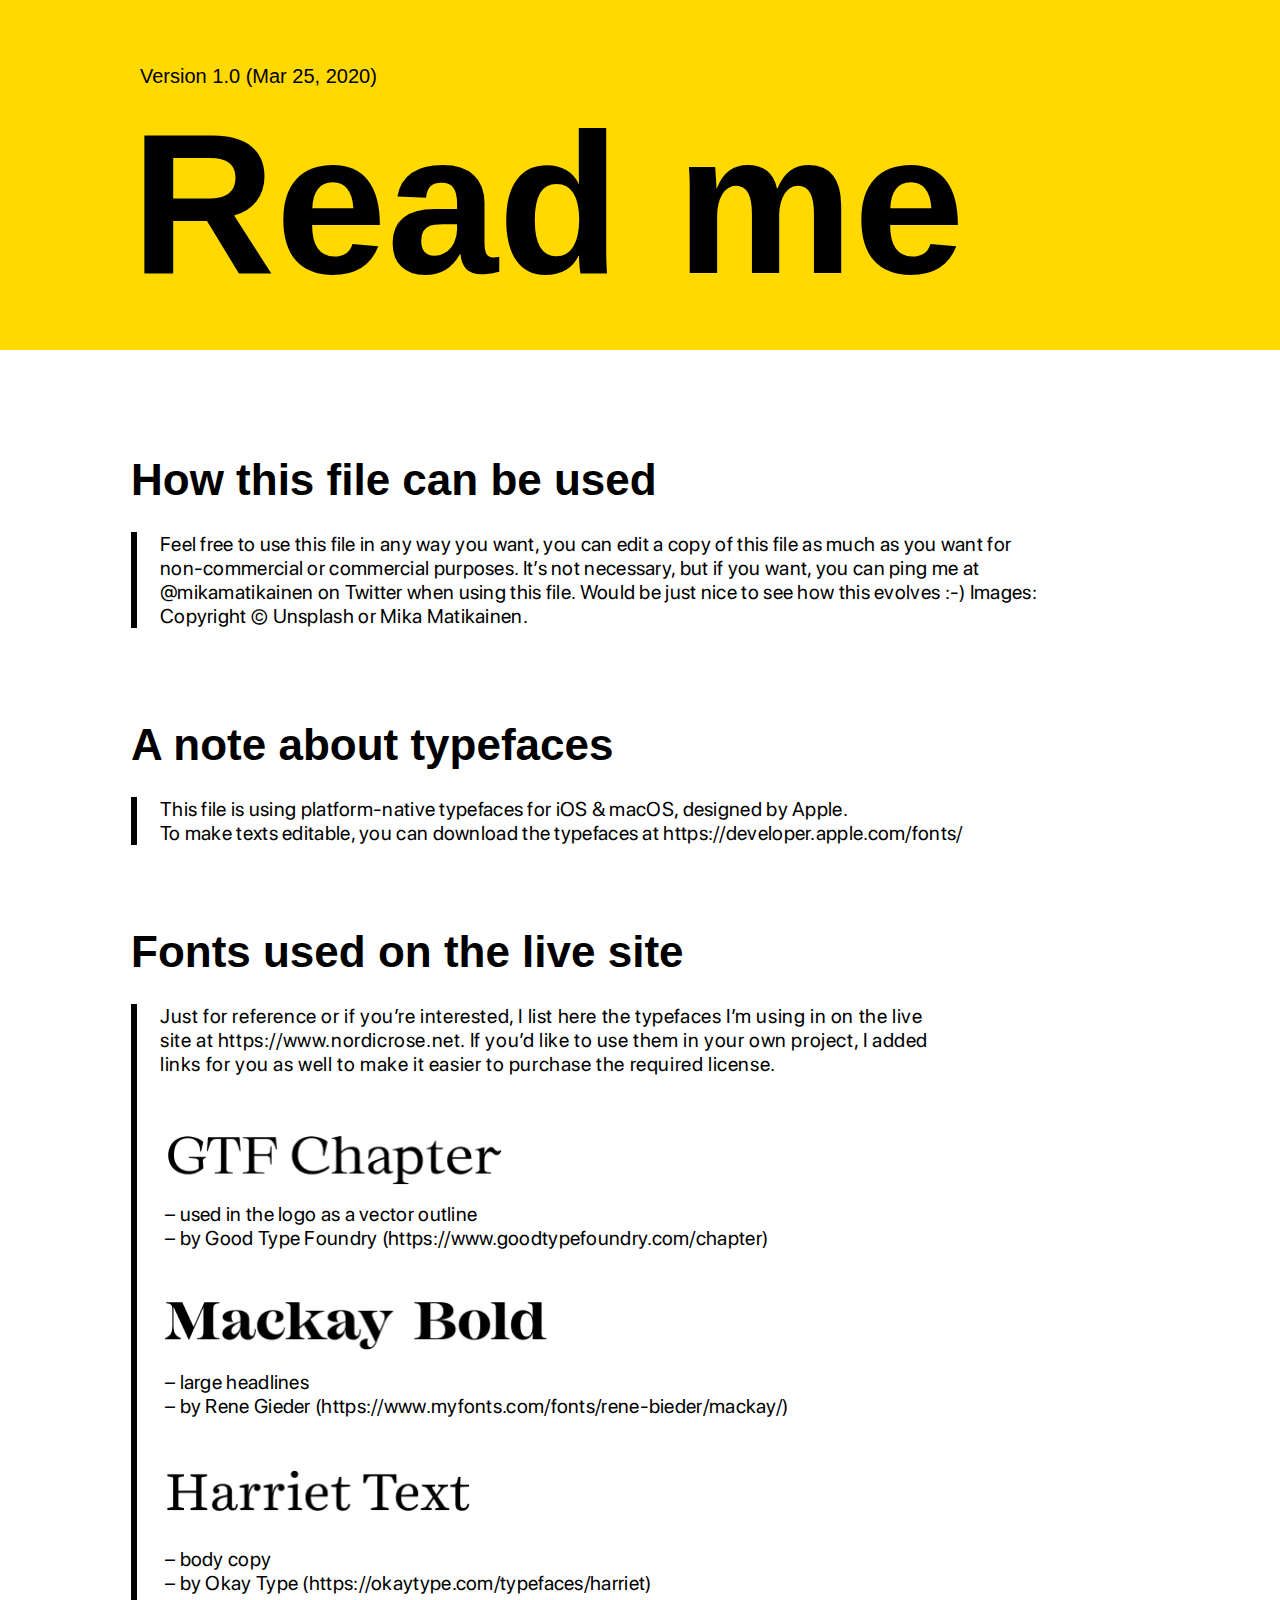
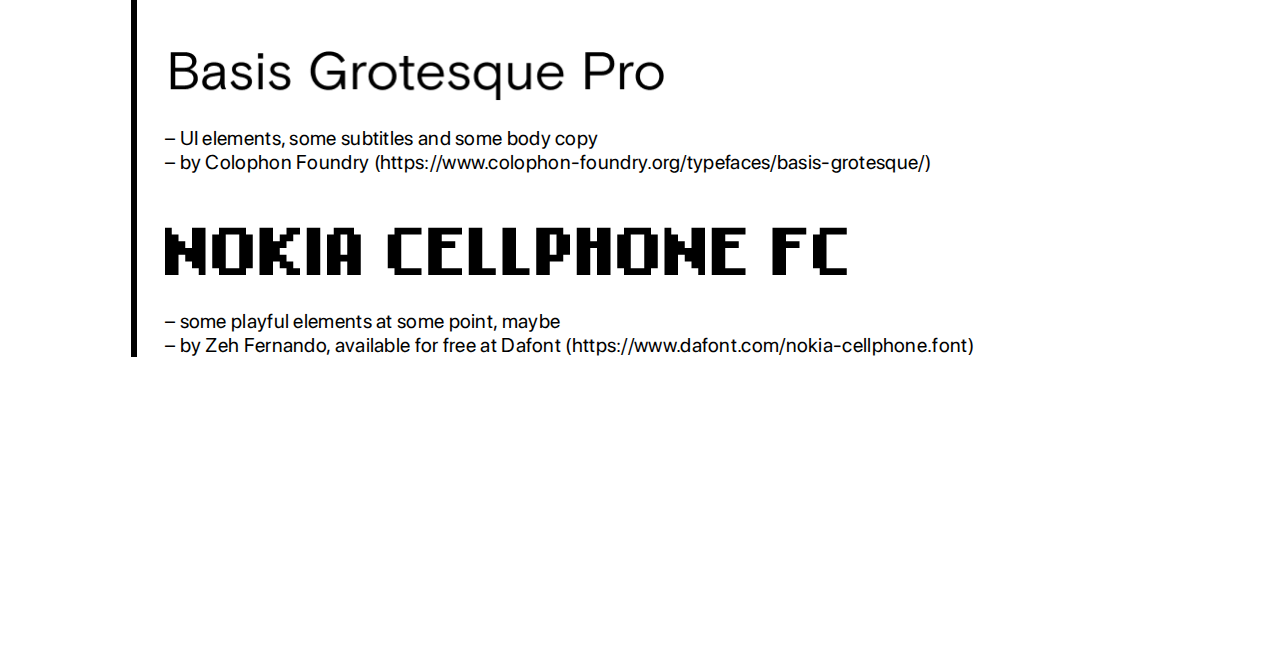
<file: index.html>
<!DOCTYPE html>
<html lang="en">
<head>
    <meta charset="UTF-8">
    <meta name="viewport" content="width=device-width, initial-scale=1.0">
    <link rel="stylesheet" href="./style.css">
    <link href="https://fonts.cdnfonts.com/css/sf-mono" rel="stylesheet">
    <link href="https://fonts.cdnfonts.com/css/new-york-extra-large" rel="stylesheet">
    <link href="https://fonts.cdnfonts.com/css/sf-pro-display" rel="stylesheet">
                         
    <title>Read me</title>
</head>
<body>
    <header>
        <div class="header-container">
            <span class="version-header">Version 1.0 (Mar 25, 2020)</span>
            <h1 class="main-header">Read me</h1>
        </div>
    </header>
    <main>
        <div class="container">
            <div class="container-1">
                <h2 class="title">How this file can be used</h2>
                <p class="content">
                    Feel free to use this file in any way you want, you can edit a copy of this file as much as you want for non-commercial or commercial purposes. It’s not necessary, but if you want, you can ping me at @mikamatikainen on Twitter when using this file. Would be just nice to see how this evolves :-)
                    Images: Copyright © Unsplash or Mika Matikainen.
                </p>
            </div>
            <div class="container-2">
                <h2 class="title">A note about typefaces</h2>
                <p class="content">This file is using platform-native typefaces for iOS & macOS, designed by Apple. <br> To make texts editable, you can download the typefaces at https://developer.apple.com/fonts/</p>
            </div>
            <div class="container-3">
                <h2 class="title">Fonts used on the live site</h2>
                <div class="content">
                    <p class="text-1">
                        Just for reference or if you’re interested, I list here the typefaces I’m using in on the live site at https://www.nordicrose.net. 
                        If you’d like to use them in your own project, I added links for you as well to make it easier to purchase the required license.
                    </p>
                    <img src="./assets/GTF Chapter.png" class="image-1" alt="">
                    <p class="text-image-1">
                        – used in the logo as a vector outline
                        <br>
                        – by Good Type Foundry (https://www.goodtypefoundry.com/chapter)
                    </p>
                    <img src="./assets/Mackay Bold.png" class="image-2" alt="">
                    <p class="text-image-2">
                        – large headlines 
                        <br> 
                        – by Rene Gieder (https://www.myfonts.com/fonts/rene-bieder/mackay/)
                    </p>

                    <img src="./assets/Harriet Text.png" class="image-3" alt="">
                    <p class="text-image-3">
                        – body copy 
                        <br> 
                        – by Okay Type (https://okaytype.com/typefaces/harriet)
                    </p>

                    <img src="./assets/Basis Grotesque Pro.png" class="image-4" alt="">
                    <p class="text-image-4">
                        – UI elements, some subtitles and some body copy 
                        <br>
                        – by Colophon Foundry (https://www.colophon-foundry.org/typefaces/basis-grotesque/)
                    </p>
                    <img src="./assets/Nokia Cellphone FC.png" class="image-5" alt="">
                    <p class="text-image-5">
                        – some playful elements at some point, maybe 
                        <br> 
                        – by Zeh Fernando, available for free at Dafont (https://www.dafont.com/nokia-cellphone.font)
                    </p>
                </div>
            </div>
        </div>
    </main>
</body>
</html>
</file>
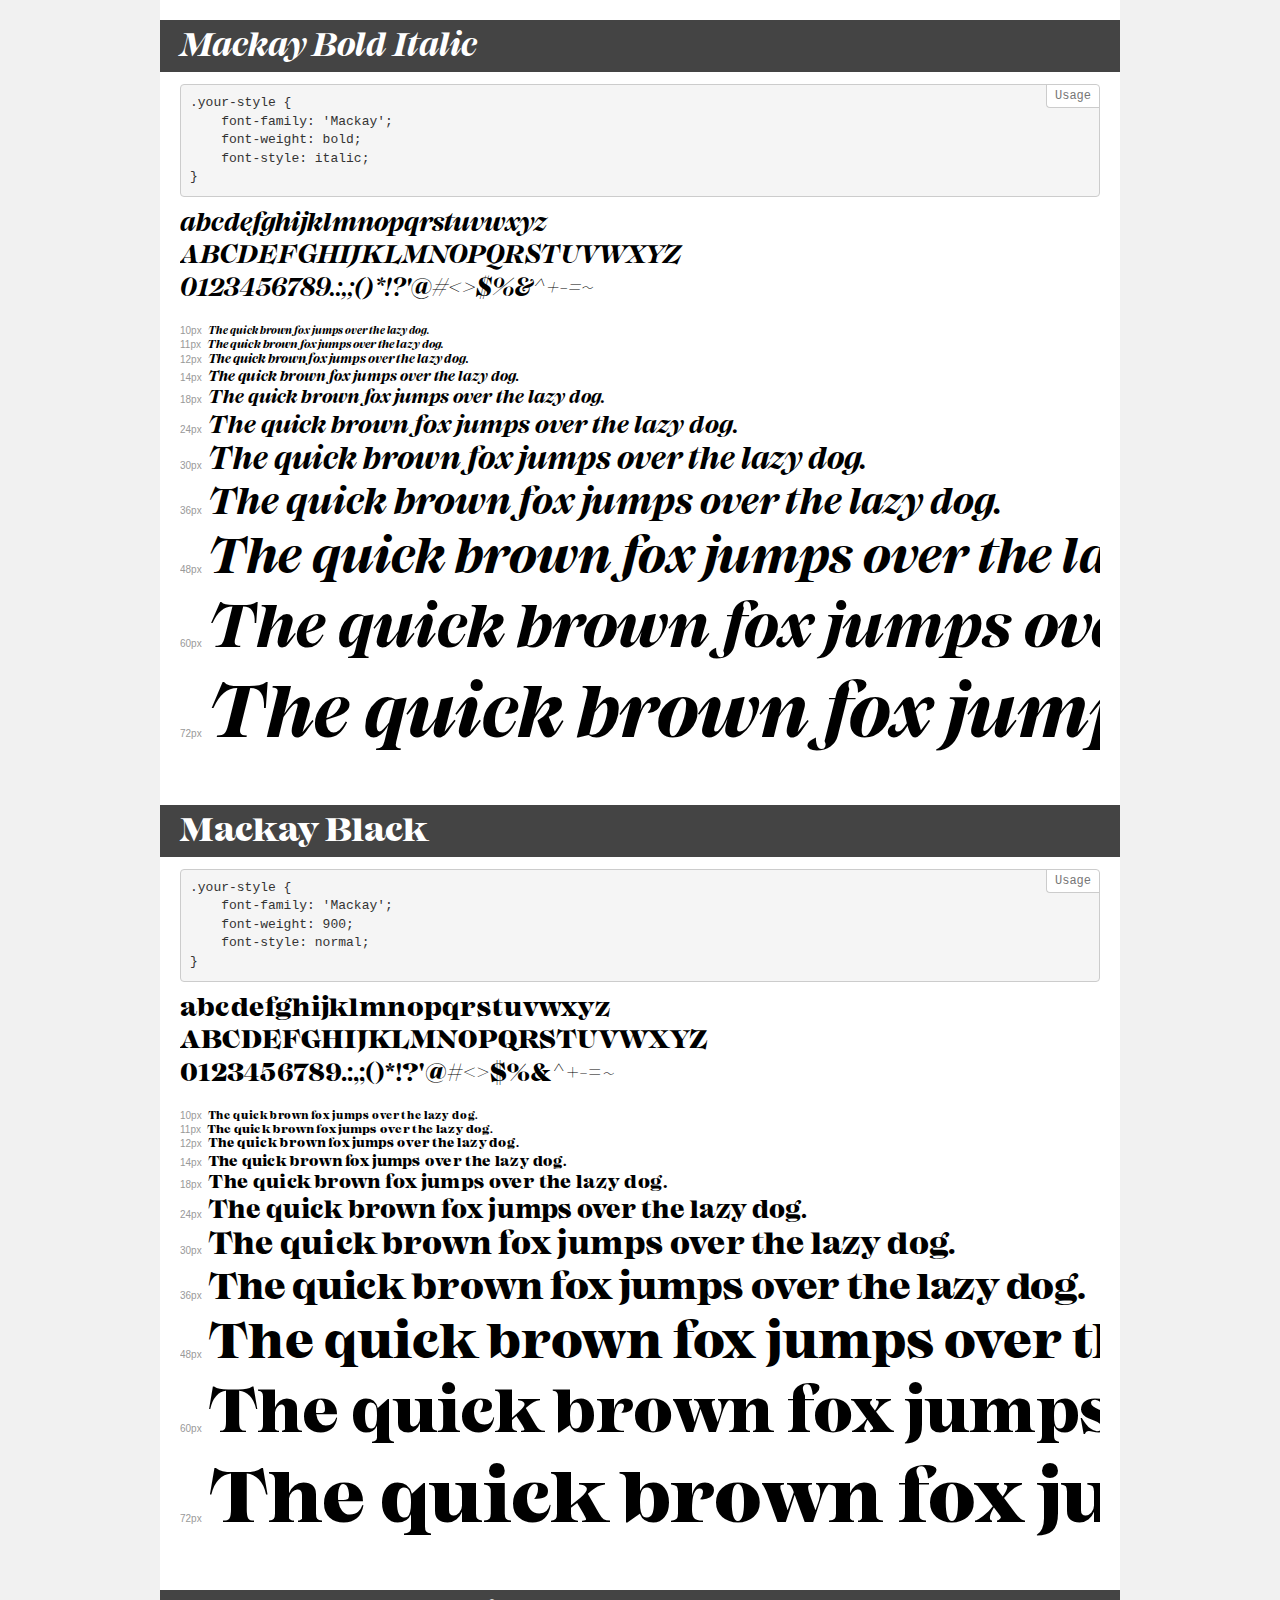
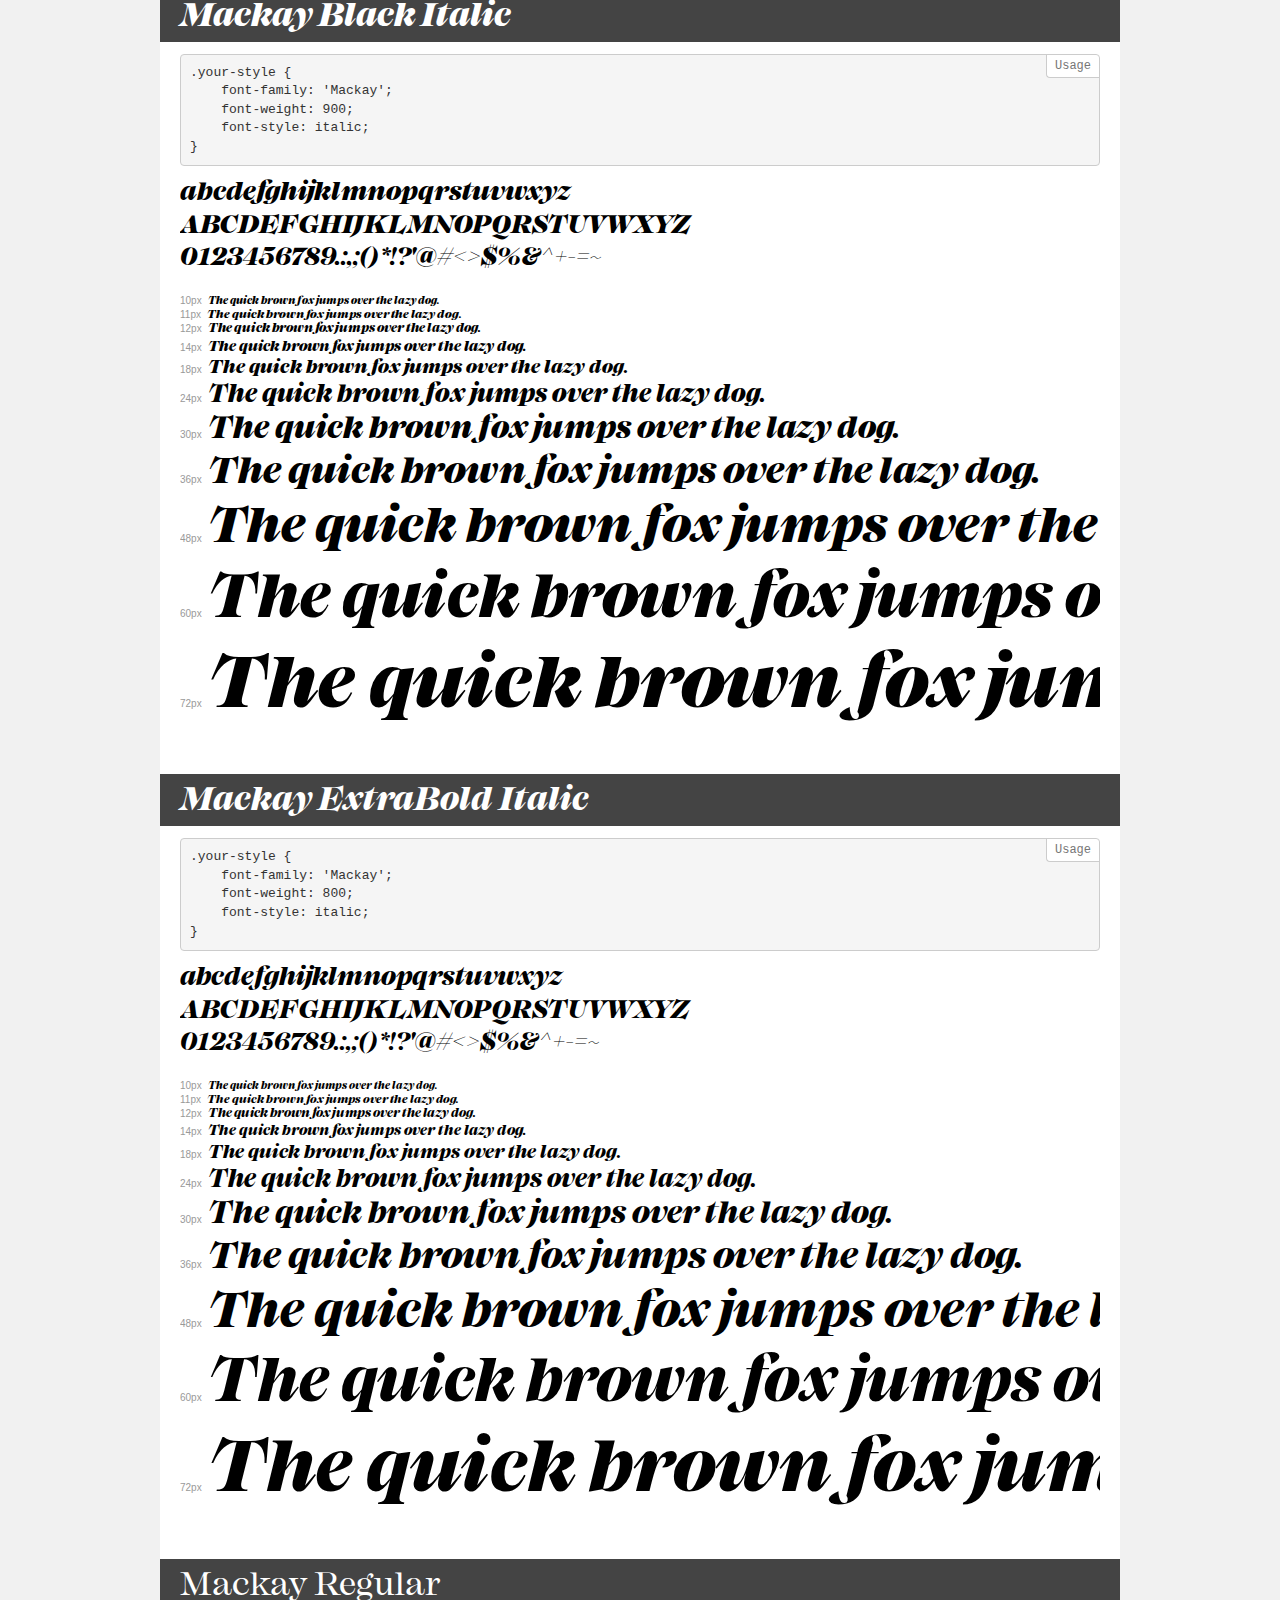
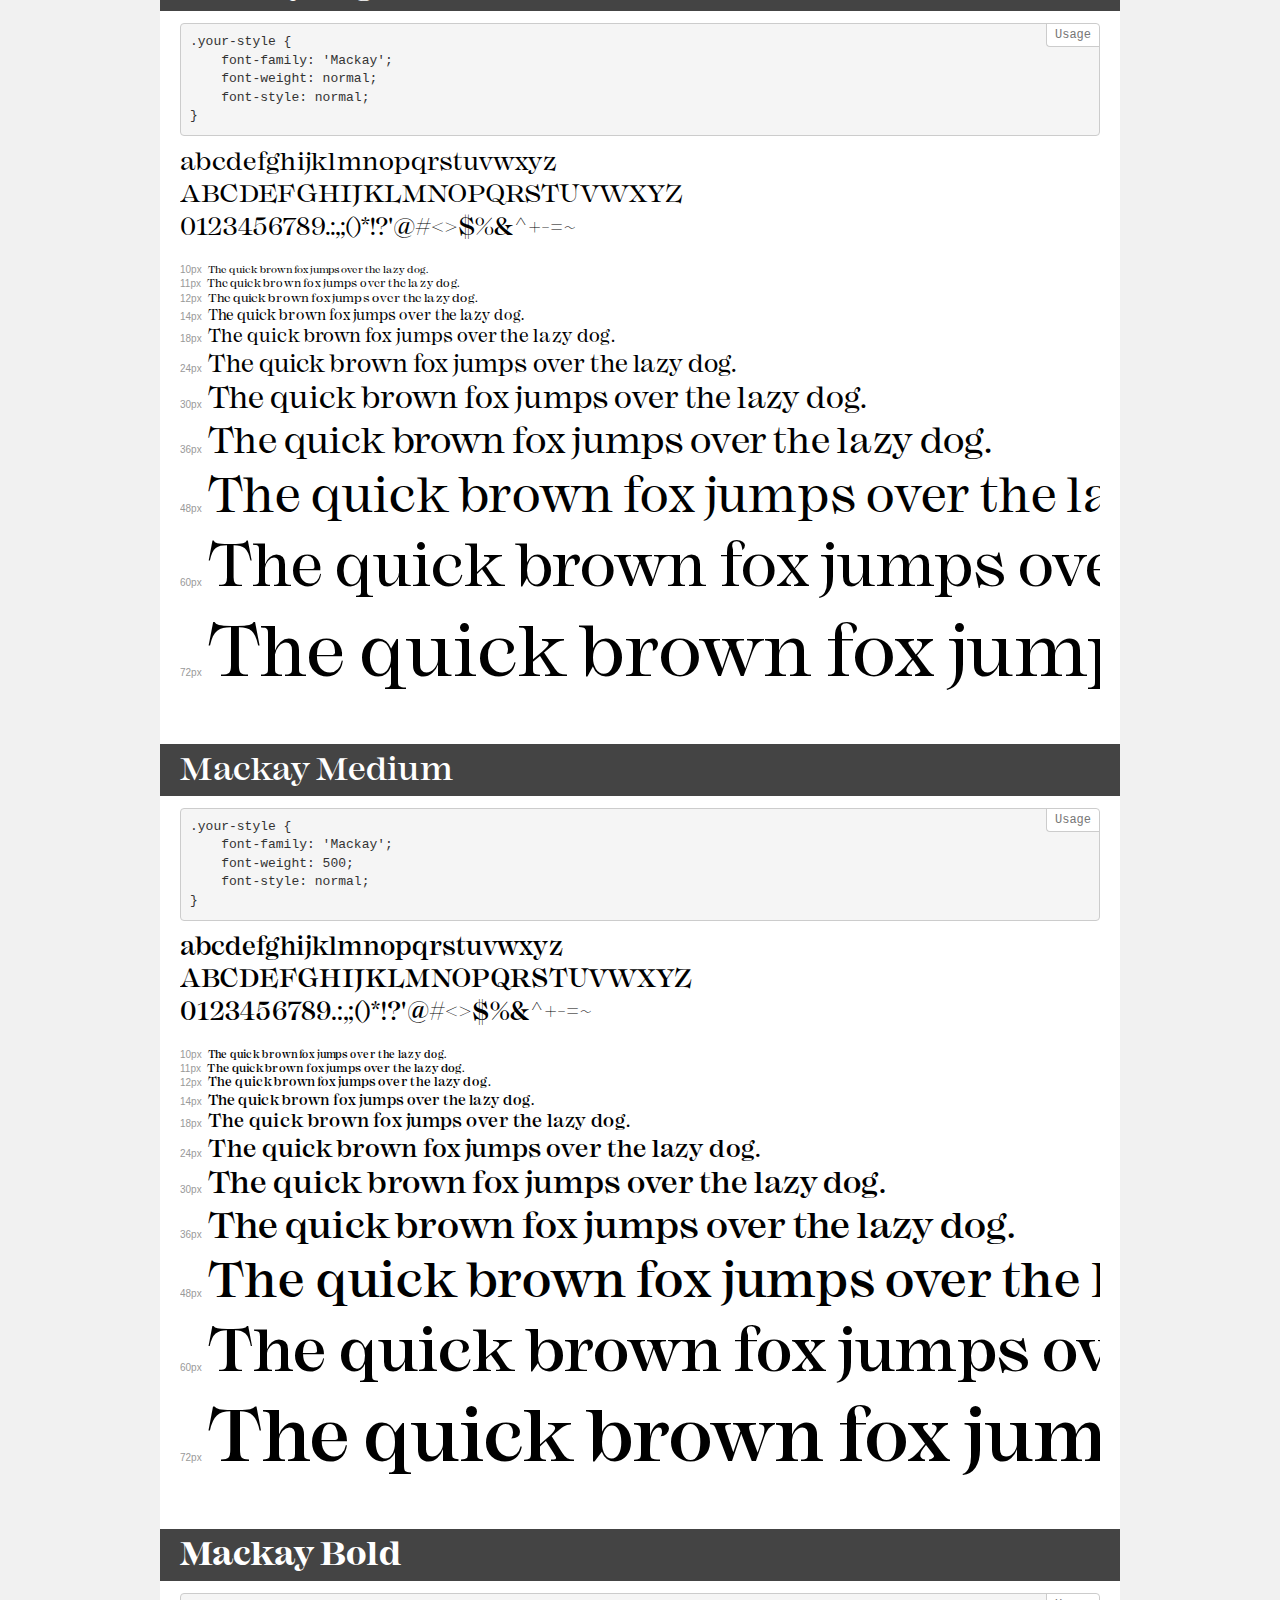
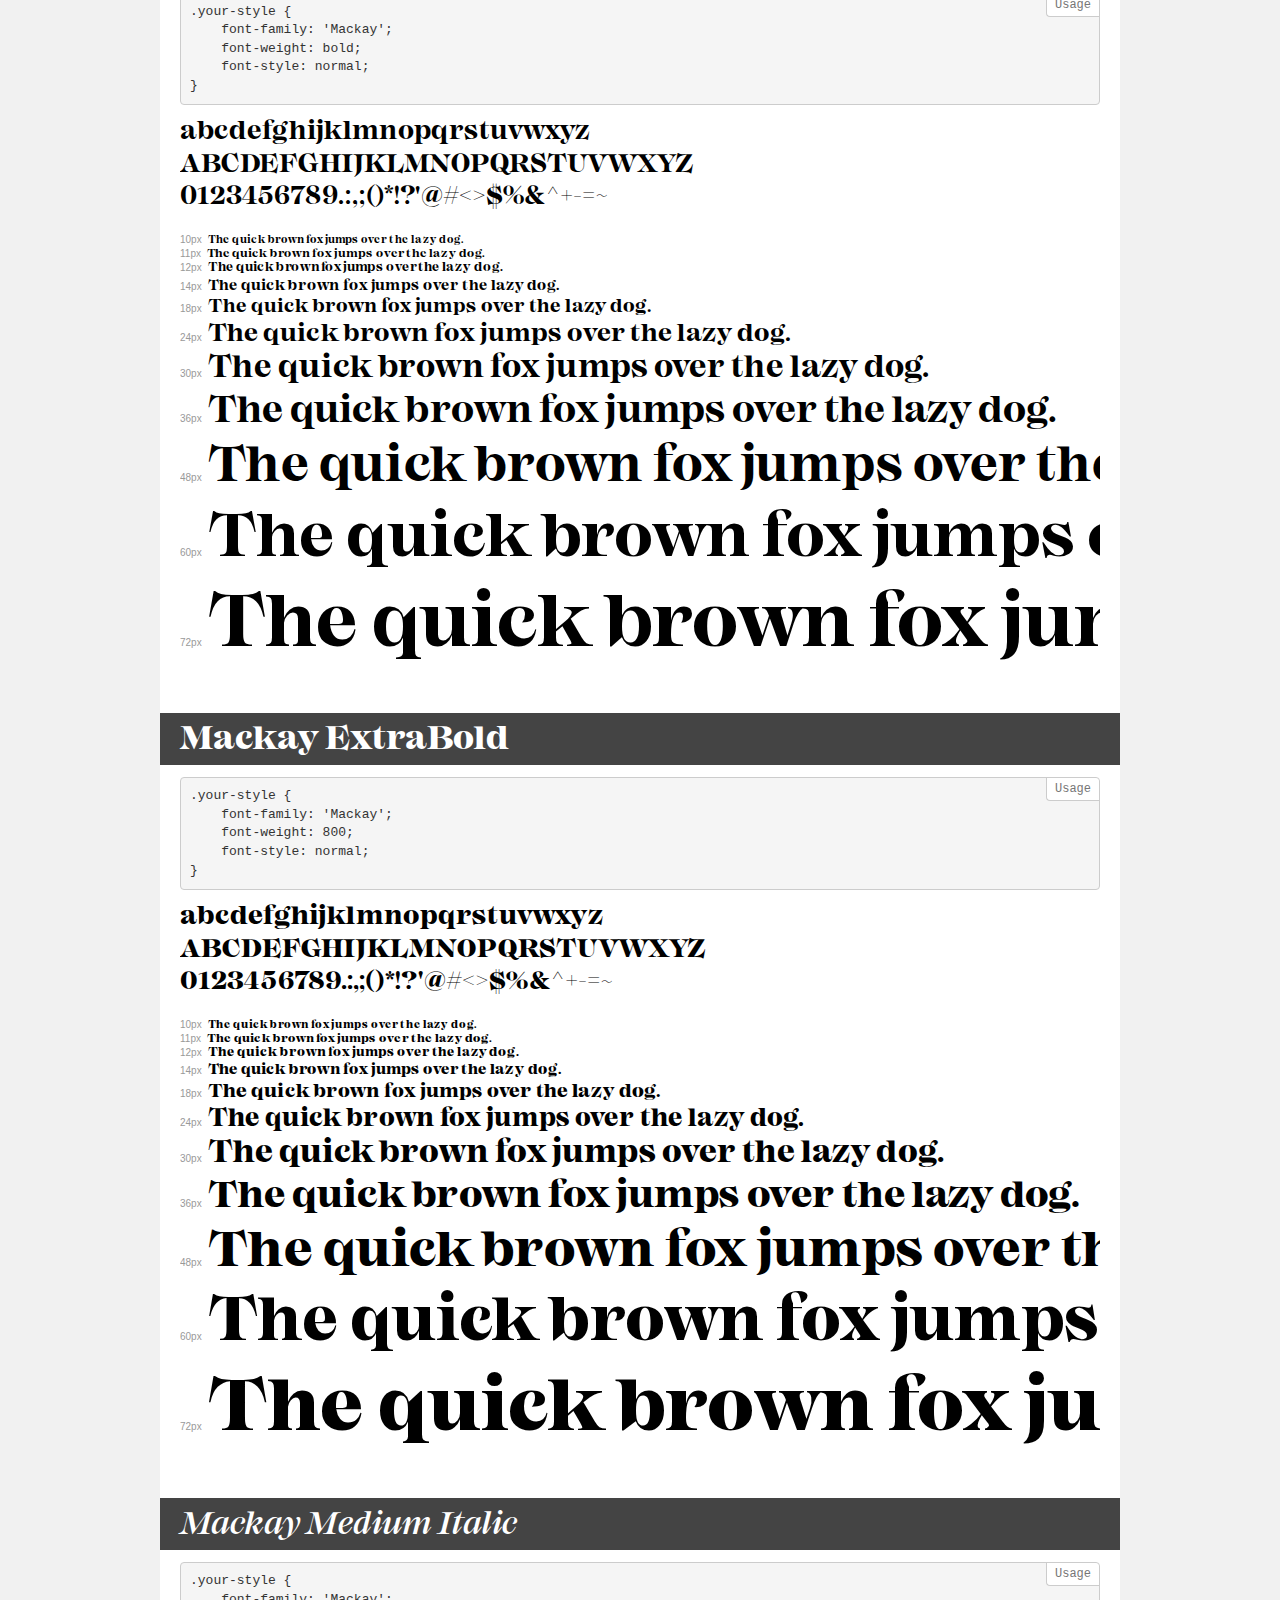
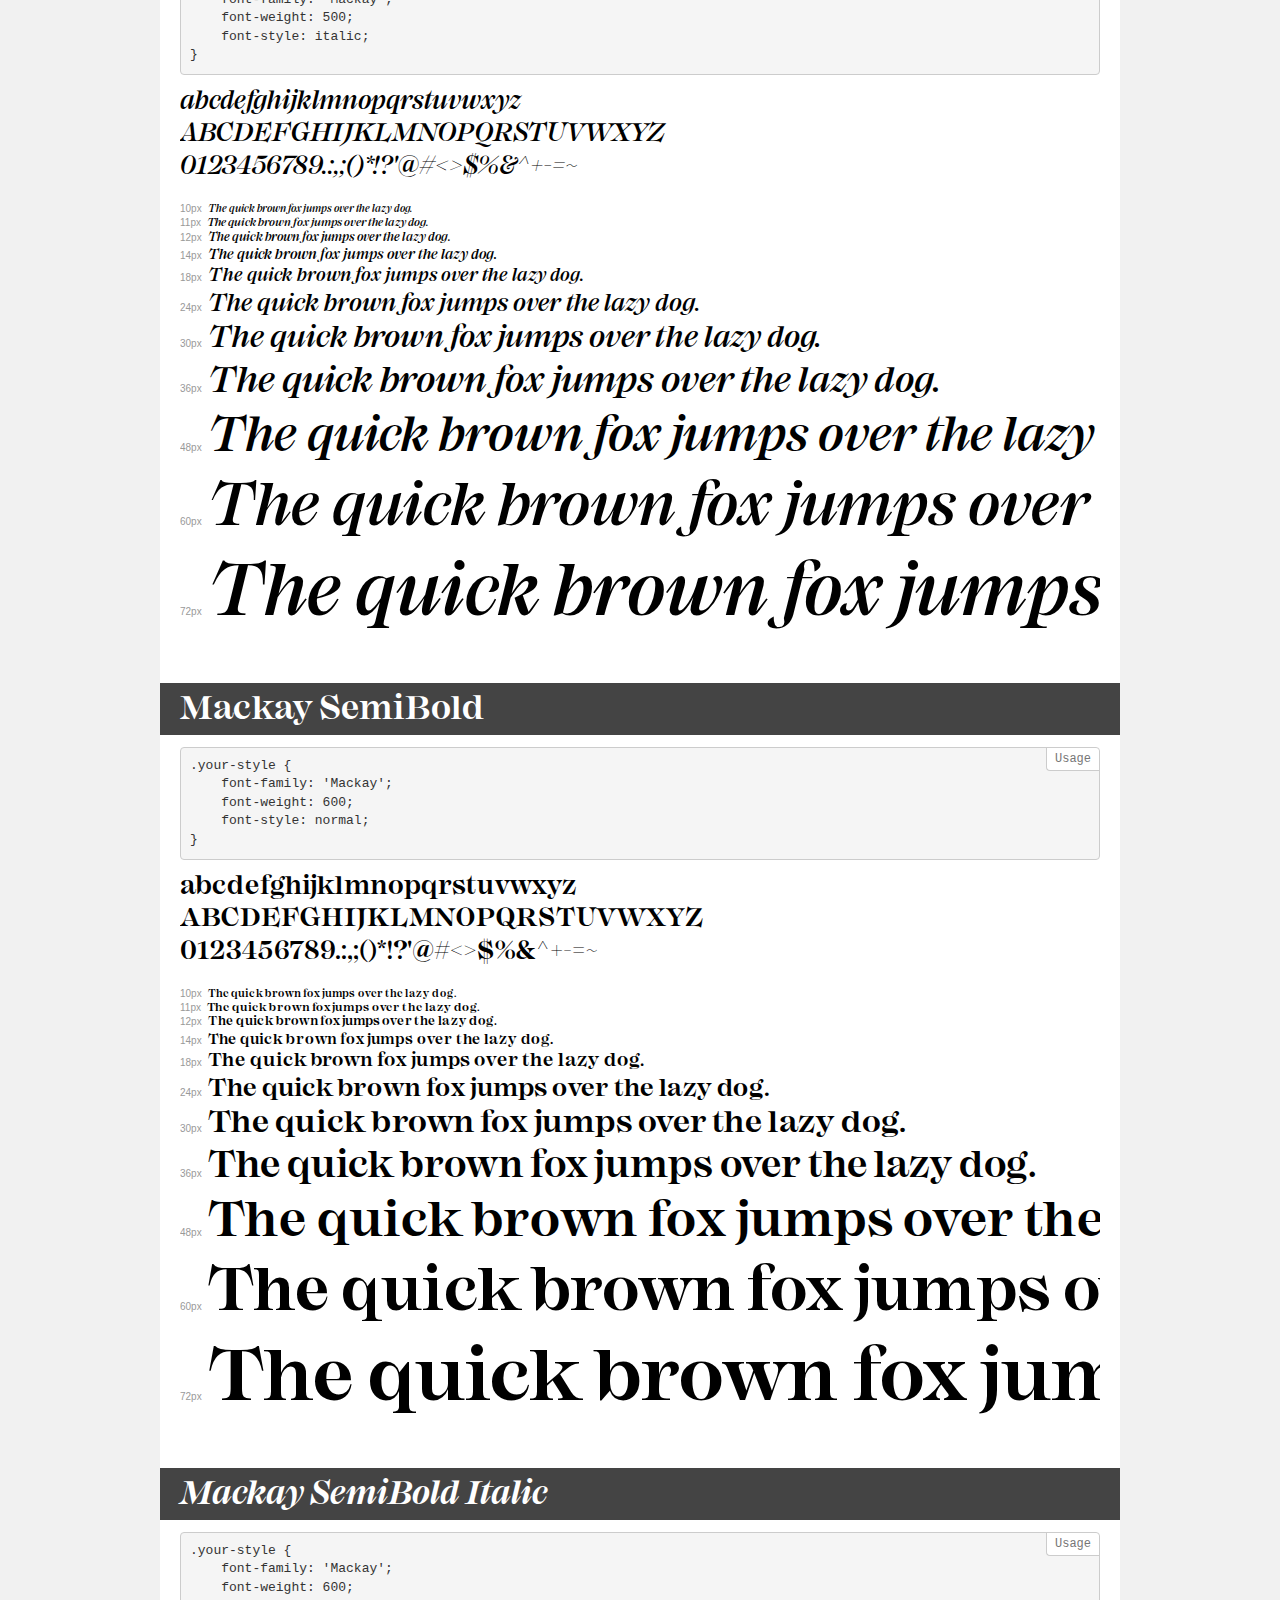
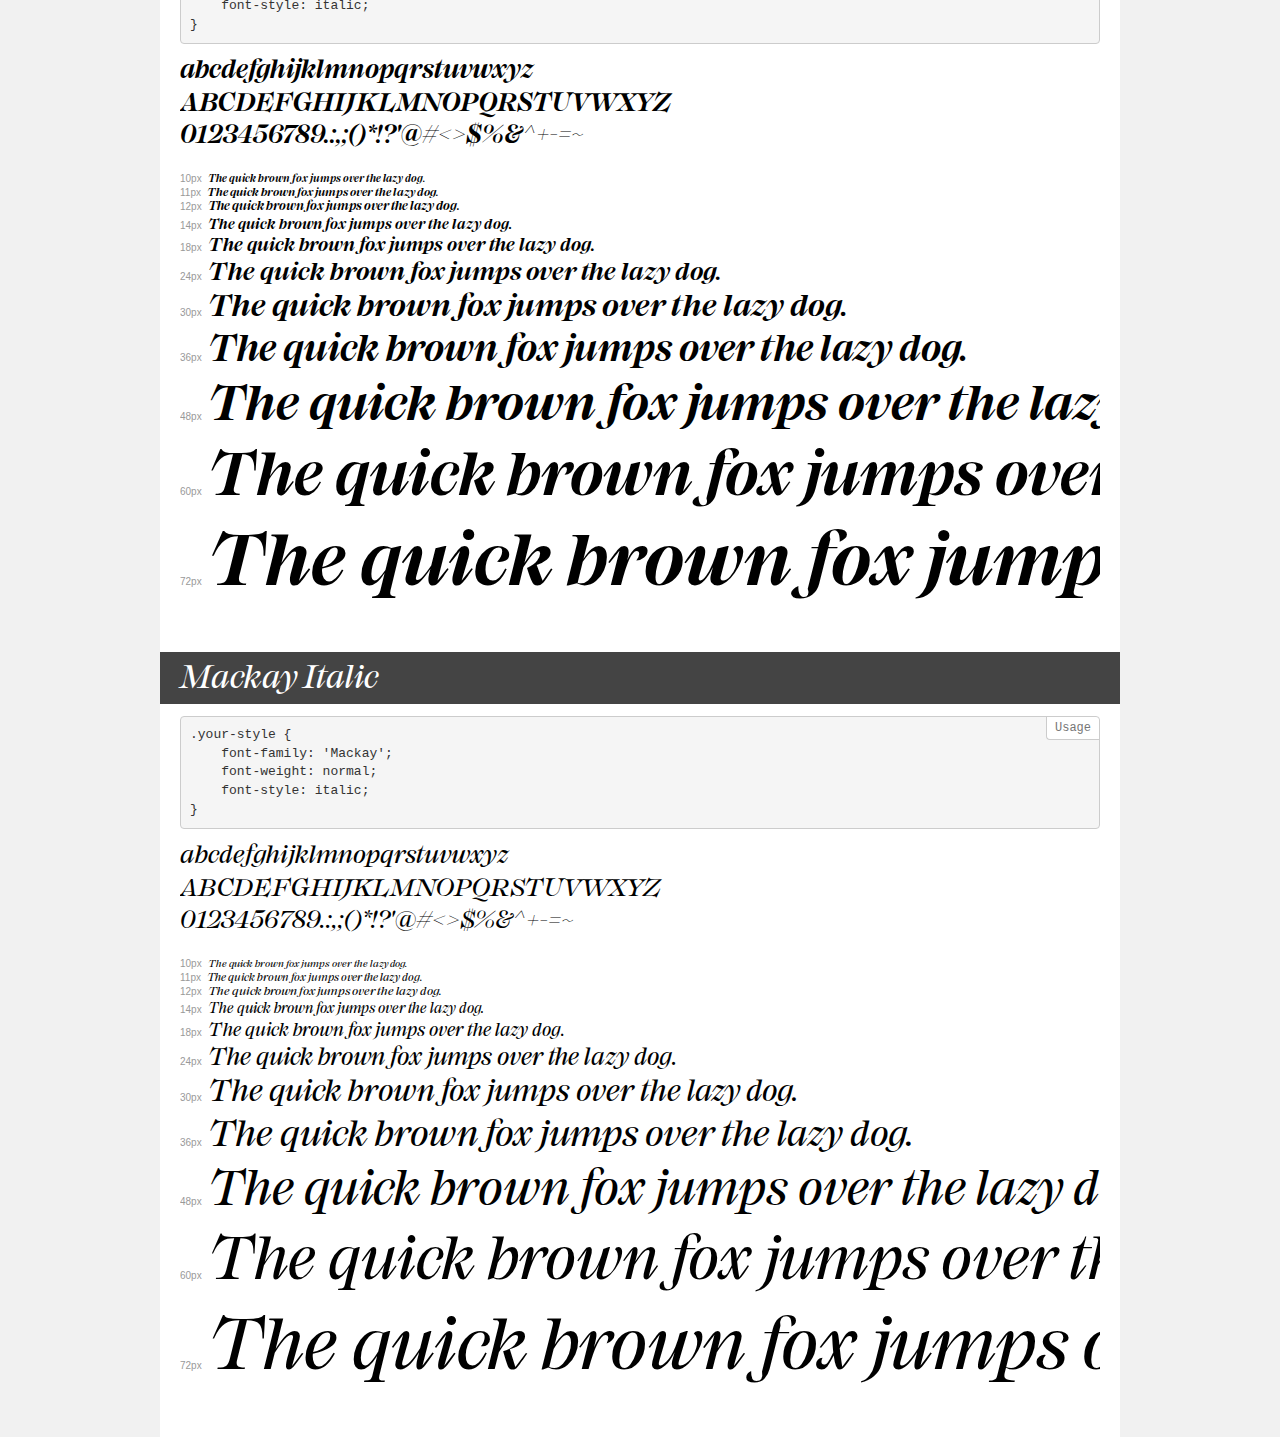
<file: font/demo.html>
<!DOCTYPE html>
<html>
<head>
    <meta charset="utf-8">
    <meta http-equiv="X-UA-Compatible" content="IE=edge">
    <meta name="viewport" content="width=device-width, initial-scale=1">
    <meta name="robots" content="noindex, noarchive">
    <meta name="format-detection" content="telephone=no">
    <title>Transfonter demo</title>
    <link href="stylesheet.css" rel="stylesheet">
    <style>
        /*
        http://meyerweb.com/eric/tools/css/reset/
        v2.0 | 20110126
        License: none (public domain)
        */
        html, body, div, span, applet, object, iframe,
        h1, h2, h3, h4, h5, h6, p, blockquote, pre,
        a, abbr, acronym, address, big, cite, code,
        del, dfn, em, img, ins, kbd, q, s, samp,
        small, strike, strong, sub, sup, tt, var,
        b, u, i, center,
        dl, dt, dd, ol, ul, li,
        fieldset, form, label, legend,
        table, caption, tbody, tfoot, thead, tr, th, td,
        article, aside, canvas, details, embed,
        figure, figcaption, footer, header, hgroup,
        menu, nav, output, ruby, section, summary,
        time, mark, audio, video {
            margin: 0;
            padding: 0;
            border: 0;
            font-size: 100%;
            font: inherit;
            vertical-align: baseline;
        }
        /* HTML5 display-role reset for older browsers */
        article, aside, details, figcaption, figure,
        footer, header, hgroup, menu, nav, section {
            display: block;
        }
        body {
            line-height: 1;
        }
        ol, ul {
            list-style: none;
        }
        blockquote, q {
            quotes: none;
        }
        blockquote:before, blockquote:after,
        q:before, q:after {
            content: '';
            content: none;
        }
        table {
            border-collapse: collapse;
            border-spacing: 0;
        }
        /* common styles */
        body {
            background: #f1f1f1;
            color: #000;
        }
        .page {
            background: #fff;
            width: 920px;
            margin: 0 auto;
            padding: 20px 20px 0 20px;
            overflow: hidden;
        }
        .font-container {
            overflow-x: auto;
            overflow-y: hidden;
            margin-bottom: 40px;
            line-height: 1.3;
            white-space: nowrap;
            padding-bottom: 5px;
        }
        h1 {
            position: relative;
            background: #444;
            font-size: 32px;
            color: #fff;
            padding: 10px 20px;
            margin: 0 -20px 12px -20px;
        }
        .letters {
            font-size: 25px;
            margin-bottom: 20px;
        }
        .s10:before {
            content: '10px';
        }
        .s11:before {
            content: '11px';
        }
        .s12:before {
            content: '12px';
        }
        .s14:before {
            content: '14px';
        }
        .s18:before {
            content: '18px';
        }
        .s24:before {
            content: '24px';
        }
        .s30:before {
            content: '30px';
        }
        .s36:before {
            content: '36px';
        }
        .s48:before {
            content: '48px';
        }
        .s60:before {
            content: '60px';
        }
        .s72:before {
            content: '72px';
        }
        .s10:before, .s11:before, .s12:before, .s14:before,
        .s18:before, .s24:before, .s30:before, .s36:before,
        .s48:before, .s60:before, .s72:before {
            font-family: Arial, sans-serif;
            font-size: 10px;
            font-weight: normal;
            font-style: normal;
            color: #999;
            padding-right: 6px;
        }
        pre {
            display: block;
            position: relative;
            padding: 9px;
            margin: 0 0 10px;
            font-family: Monaco, Menlo, Consolas, "Courier New", monospace !important;
            font-size: 13px;
            line-height: 1.428571429;
            color: #333;
            font-weight: normal !important;
            font-style: normal !important;
            background-color: #f5f5f5;
            border: 1px solid #ccc;
            overflow-x: auto;
            border-radius: 4px;
        }
        pre:after {
            display: block;
            position: absolute;
            right: 0;
            top: 0;
            content: 'Usage';
            line-height: 1;
            padding: 5px 8px;
            font-size: 12px;
            color: #767676;
            background-color: #fff;
            border: 1px solid #ccc;
            border-right: none;
            border-top: none;
            border-radius: 0 4px 0 4px;
            z-index: 10;
        }
        /* responsive */
        @media (max-width: 959px) {
            .page {
                width: auto;
                margin: 0;
            }
        }
    </style>
</head>
<body>
<div class="page">
    <div class="demo" style="font-family: 'Mackay'; font-weight: bold; font-style: italic;">
        <h1>Mackay Bold Italic</h1>
        <pre>.your-style {
    font-family: 'Mackay';
    font-weight: bold;
    font-style: italic;
}</pre>
        <div class="font-container">
            <p class="letters">
                abcdefghijklmnopqrstuvwxyz<br>
ABCDEFGHIJKLMNOPQRSTUVWXYZ<br>
                0123456789.:,;()*!?'@#<>$%&^+-=~
            </p>
            <p class="s10" style="font-size: 10px;">The quick brown fox jumps over the lazy dog.</p>
            <p class="s11" style="font-size: 11px;">The quick brown fox jumps over the lazy dog.</p>
            <p class="s12" style="font-size: 12px;">The quick brown fox jumps over the lazy dog.</p>
            <p class="s14" style="font-size: 14px;">The quick brown fox jumps over the lazy dog.</p>
            <p class="s18" style="font-size: 18px;">The quick brown fox jumps over the lazy dog.</p>
            <p class="s24" style="font-size: 24px;">The quick brown fox jumps over the lazy dog.</p>
            <p class="s30" style="font-size: 30px;">The quick brown fox jumps over the lazy dog.</p>
            <p class="s36" style="font-size: 36px;">The quick brown fox jumps over the lazy dog.</p>
            <p class="s48" style="font-size: 48px;">The quick brown fox jumps over the lazy dog.</p>
            <p class="s60" style="font-size: 60px;">The quick brown fox jumps over the lazy dog.</p>
            <p class="s72" style="font-size: 72px;">The quick brown fox jumps over the lazy dog.</p>
        </div>
    </div>
    <div class="demo" style="font-family: 'Mackay'; font-weight: 900; font-style: normal;">
        <h1>Mackay Black</h1>
        <pre>.your-style {
    font-family: 'Mackay';
    font-weight: 900;
    font-style: normal;
}</pre>
        <div class="font-container">
            <p class="letters">
                abcdefghijklmnopqrstuvwxyz<br>
ABCDEFGHIJKLMNOPQRSTUVWXYZ<br>
                0123456789.:,;()*!?'@#<>$%&^+-=~
            </p>
            <p class="s10" style="font-size: 10px;">The quick brown fox jumps over the lazy dog.</p>
            <p class="s11" style="font-size: 11px;">The quick brown fox jumps over the lazy dog.</p>
            <p class="s12" style="font-size: 12px;">The quick brown fox jumps over the lazy dog.</p>
            <p class="s14" style="font-size: 14px;">The quick brown fox jumps over the lazy dog.</p>
            <p class="s18" style="font-size: 18px;">The quick brown fox jumps over the lazy dog.</p>
            <p class="s24" style="font-size: 24px;">The quick brown fox jumps over the lazy dog.</p>
            <p class="s30" style="font-size: 30px;">The quick brown fox jumps over the lazy dog.</p>
            <p class="s36" style="font-size: 36px;">The quick brown fox jumps over the lazy dog.</p>
            <p class="s48" style="font-size: 48px;">The quick brown fox jumps over the lazy dog.</p>
            <p class="s60" style="font-size: 60px;">The quick brown fox jumps over the lazy dog.</p>
            <p class="s72" style="font-size: 72px;">The quick brown fox jumps over the lazy dog.</p>
        </div>
    </div>
    <div class="demo" style="font-family: 'Mackay'; font-weight: 900; font-style: italic;">
        <h1>Mackay Black Italic</h1>
        <pre>.your-style {
    font-family: 'Mackay';
    font-weight: 900;
    font-style: italic;
}</pre>
        <div class="font-container">
            <p class="letters">
                abcdefghijklmnopqrstuvwxyz<br>
ABCDEFGHIJKLMNOPQRSTUVWXYZ<br>
                0123456789.:,;()*!?'@#<>$%&^+-=~
            </p>
            <p class="s10" style="font-size: 10px;">The quick brown fox jumps over the lazy dog.</p>
            <p class="s11" style="font-size: 11px;">The quick brown fox jumps over the lazy dog.</p>
            <p class="s12" style="font-size: 12px;">The quick brown fox jumps over the lazy dog.</p>
            <p class="s14" style="font-size: 14px;">The quick brown fox jumps over the lazy dog.</p>
            <p class="s18" style="font-size: 18px;">The quick brown fox jumps over the lazy dog.</p>
            <p class="s24" style="font-size: 24px;">The quick brown fox jumps over the lazy dog.</p>
            <p class="s30" style="font-size: 30px;">The quick brown fox jumps over the lazy dog.</p>
            <p class="s36" style="font-size: 36px;">The quick brown fox jumps over the lazy dog.</p>
            <p class="s48" style="font-size: 48px;">The quick brown fox jumps over the lazy dog.</p>
            <p class="s60" style="font-size: 60px;">The quick brown fox jumps over the lazy dog.</p>
            <p class="s72" style="font-size: 72px;">The quick brown fox jumps over the lazy dog.</p>
        </div>
    </div>
    <div class="demo" style="font-family: 'Mackay'; font-weight: 800; font-style: italic;">
        <h1>Mackay ExtraBold Italic</h1>
        <pre>.your-style {
    font-family: 'Mackay';
    font-weight: 800;
    font-style: italic;
}</pre>
        <div class="font-container">
            <p class="letters">
                abcdefghijklmnopqrstuvwxyz<br>
ABCDEFGHIJKLMNOPQRSTUVWXYZ<br>
                0123456789.:,;()*!?'@#<>$%&^+-=~
            </p>
            <p class="s10" style="font-size: 10px;">The quick brown fox jumps over the lazy dog.</p>
            <p class="s11" style="font-size: 11px;">The quick brown fox jumps over the lazy dog.</p>
            <p class="s12" style="font-size: 12px;">The quick brown fox jumps over the lazy dog.</p>
            <p class="s14" style="font-size: 14px;">The quick brown fox jumps over the lazy dog.</p>
            <p class="s18" style="font-size: 18px;">The quick brown fox jumps over the lazy dog.</p>
            <p class="s24" style="font-size: 24px;">The quick brown fox jumps over the lazy dog.</p>
            <p class="s30" style="font-size: 30px;">The quick brown fox jumps over the lazy dog.</p>
            <p class="s36" style="font-size: 36px;">The quick brown fox jumps over the lazy dog.</p>
            <p class="s48" style="font-size: 48px;">The quick brown fox jumps over the lazy dog.</p>
            <p class="s60" style="font-size: 60px;">The quick brown fox jumps over the lazy dog.</p>
            <p class="s72" style="font-size: 72px;">The quick brown fox jumps over the lazy dog.</p>
        </div>
    </div>
    <div class="demo" style="font-family: 'Mackay'; font-weight: normal; font-style: normal;">
        <h1>Mackay Regular</h1>
        <pre>.your-style {
    font-family: 'Mackay';
    font-weight: normal;
    font-style: normal;
}</pre>
        <div class="font-container">
            <p class="letters">
                abcdefghijklmnopqrstuvwxyz<br>
ABCDEFGHIJKLMNOPQRSTUVWXYZ<br>
                0123456789.:,;()*!?'@#<>$%&^+-=~
            </p>
            <p class="s10" style="font-size: 10px;">The quick brown fox jumps over the lazy dog.</p>
            <p class="s11" style="font-size: 11px;">The quick brown fox jumps over the lazy dog.</p>
            <p class="s12" style="font-size: 12px;">The quick brown fox jumps over the lazy dog.</p>
            <p class="s14" style="font-size: 14px;">The quick brown fox jumps over the lazy dog.</p>
            <p class="s18" style="font-size: 18px;">The quick brown fox jumps over the lazy dog.</p>
            <p class="s24" style="font-size: 24px;">The quick brown fox jumps over the lazy dog.</p>
            <p class="s30" style="font-size: 30px;">The quick brown fox jumps over the lazy dog.</p>
            <p class="s36" style="font-size: 36px;">The quick brown fox jumps over the lazy dog.</p>
            <p class="s48" style="font-size: 48px;">The quick brown fox jumps over the lazy dog.</p>
            <p class="s60" style="font-size: 60px;">The quick brown fox jumps over the lazy dog.</p>
            <p class="s72" style="font-size: 72px;">The quick brown fox jumps over the lazy dog.</p>
        </div>
    </div>
    <div class="demo" style="font-family: 'Mackay'; font-weight: 500; font-style: normal;">
        <h1>Mackay Medium</h1>
        <pre>.your-style {
    font-family: 'Mackay';
    font-weight: 500;
    font-style: normal;
}</pre>
        <div class="font-container">
            <p class="letters">
                abcdefghijklmnopqrstuvwxyz<br>
ABCDEFGHIJKLMNOPQRSTUVWXYZ<br>
                0123456789.:,;()*!?'@#<>$%&^+-=~
            </p>
            <p class="s10" style="font-size: 10px;">The quick brown fox jumps over the lazy dog.</p>
            <p class="s11" style="font-size: 11px;">The quick brown fox jumps over the lazy dog.</p>
            <p class="s12" style="font-size: 12px;">The quick brown fox jumps over the lazy dog.</p>
            <p class="s14" style="font-size: 14px;">The quick brown fox jumps over the lazy dog.</p>
            <p class="s18" style="font-size: 18px;">The quick brown fox jumps over the lazy dog.</p>
            <p class="s24" style="font-size: 24px;">The quick brown fox jumps over the lazy dog.</p>
            <p class="s30" style="font-size: 30px;">The quick brown fox jumps over the lazy dog.</p>
            <p class="s36" style="font-size: 36px;">The quick brown fox jumps over the lazy dog.</p>
            <p class="s48" style="font-size: 48px;">The quick brown fox jumps over the lazy dog.</p>
            <p class="s60" style="font-size: 60px;">The quick brown fox jumps over the lazy dog.</p>
            <p class="s72" style="font-size: 72px;">The quick brown fox jumps over the lazy dog.</p>
        </div>
    </div>
    <div class="demo" style="font-family: 'Mackay'; font-weight: bold; font-style: normal;">
        <h1>Mackay Bold</h1>
        <pre>.your-style {
    font-family: 'Mackay';
    font-weight: bold;
    font-style: normal;
}</pre>
        <div class="font-container">
            <p class="letters">
                abcdefghijklmnopqrstuvwxyz<br>
ABCDEFGHIJKLMNOPQRSTUVWXYZ<br>
                0123456789.:,;()*!?'@#<>$%&^+-=~
            </p>
            <p class="s10" style="font-size: 10px;">The quick brown fox jumps over the lazy dog.</p>
            <p class="s11" style="font-size: 11px;">The quick brown fox jumps over the lazy dog.</p>
            <p class="s12" style="font-size: 12px;">The quick brown fox jumps over the lazy dog.</p>
            <p class="s14" style="font-size: 14px;">The quick brown fox jumps over the lazy dog.</p>
            <p class="s18" style="font-size: 18px;">The quick brown fox jumps over the lazy dog.</p>
            <p class="s24" style="font-size: 24px;">The quick brown fox jumps over the lazy dog.</p>
            <p class="s30" style="font-size: 30px;">The quick brown fox jumps over the lazy dog.</p>
            <p class="s36" style="font-size: 36px;">The quick brown fox jumps over the lazy dog.</p>
            <p class="s48" style="font-size: 48px;">The quick brown fox jumps over the lazy dog.</p>
            <p class="s60" style="font-size: 60px;">The quick brown fox jumps over the lazy dog.</p>
            <p class="s72" style="font-size: 72px;">The quick brown fox jumps over the lazy dog.</p>
        </div>
    </div>
    <div class="demo" style="font-family: 'Mackay'; font-weight: 800; font-style: normal;">
        <h1>Mackay ExtraBold</h1>
        <pre>.your-style {
    font-family: 'Mackay';
    font-weight: 800;
    font-style: normal;
}</pre>
        <div class="font-container">
            <p class="letters">
                abcdefghijklmnopqrstuvwxyz<br>
ABCDEFGHIJKLMNOPQRSTUVWXYZ<br>
                0123456789.:,;()*!?'@#<>$%&^+-=~
            </p>
            <p class="s10" style="font-size: 10px;">The quick brown fox jumps over the lazy dog.</p>
            <p class="s11" style="font-size: 11px;">The quick brown fox jumps over the lazy dog.</p>
            <p class="s12" style="font-size: 12px;">The quick brown fox jumps over the lazy dog.</p>
            <p class="s14" style="font-size: 14px;">The quick brown fox jumps over the lazy dog.</p>
            <p class="s18" style="font-size: 18px;">The quick brown fox jumps over the lazy dog.</p>
            <p class="s24" style="font-size: 24px;">The quick brown fox jumps over the lazy dog.</p>
            <p class="s30" style="font-size: 30px;">The quick brown fox jumps over the lazy dog.</p>
            <p class="s36" style="font-size: 36px;">The quick brown fox jumps over the lazy dog.</p>
            <p class="s48" style="font-size: 48px;">The quick brown fox jumps over the lazy dog.</p>
            <p class="s60" style="font-size: 60px;">The quick brown fox jumps over the lazy dog.</p>
            <p class="s72" style="font-size: 72px;">The quick brown fox jumps over the lazy dog.</p>
        </div>
    </div>
    <div class="demo" style="font-family: 'Mackay'; font-weight: 500; font-style: italic;">
        <h1>Mackay Medium Italic</h1>
        <pre>.your-style {
    font-family: 'Mackay';
    font-weight: 500;
    font-style: italic;
}</pre>
        <div class="font-container">
            <p class="letters">
                abcdefghijklmnopqrstuvwxyz<br>
ABCDEFGHIJKLMNOPQRSTUVWXYZ<br>
                0123456789.:,;()*!?'@#<>$%&^+-=~
            </p>
            <p class="s10" style="font-size: 10px;">The quick brown fox jumps over the lazy dog.</p>
            <p class="s11" style="font-size: 11px;">The quick brown fox jumps over the lazy dog.</p>
            <p class="s12" style="font-size: 12px;">The quick brown fox jumps over the lazy dog.</p>
            <p class="s14" style="font-size: 14px;">The quick brown fox jumps over the lazy dog.</p>
            <p class="s18" style="font-size: 18px;">The quick brown fox jumps over the lazy dog.</p>
            <p class="s24" style="font-size: 24px;">The quick brown fox jumps over the lazy dog.</p>
            <p class="s30" style="font-size: 30px;">The quick brown fox jumps over the lazy dog.</p>
            <p class="s36" style="font-size: 36px;">The quick brown fox jumps over the lazy dog.</p>
            <p class="s48" style="font-size: 48px;">The quick brown fox jumps over the lazy dog.</p>
            <p class="s60" style="font-size: 60px;">The quick brown fox jumps over the lazy dog.</p>
            <p class="s72" style="font-size: 72px;">The quick brown fox jumps over the lazy dog.</p>
        </div>
    </div>
    <div class="demo" style="font-family: 'Mackay'; font-weight: 600; font-style: normal;">
        <h1>Mackay SemiBold</h1>
        <pre>.your-style {
    font-family: 'Mackay';
    font-weight: 600;
    font-style: normal;
}</pre>
        <div class="font-container">
            <p class="letters">
                abcdefghijklmnopqrstuvwxyz<br>
ABCDEFGHIJKLMNOPQRSTUVWXYZ<br>
                0123456789.:,;()*!?'@#<>$%&^+-=~
            </p>
            <p class="s10" style="font-size: 10px;">The quick brown fox jumps over the lazy dog.</p>
            <p class="s11" style="font-size: 11px;">The quick brown fox jumps over the lazy dog.</p>
            <p class="s12" style="font-size: 12px;">The quick brown fox jumps over the lazy dog.</p>
            <p class="s14" style="font-size: 14px;">The quick brown fox jumps over the lazy dog.</p>
            <p class="s18" style="font-size: 18px;">The quick brown fox jumps over the lazy dog.</p>
            <p class="s24" style="font-size: 24px;">The quick brown fox jumps over the lazy dog.</p>
            <p class="s30" style="font-size: 30px;">The quick brown fox jumps over the lazy dog.</p>
            <p class="s36" style="font-size: 36px;">The quick brown fox jumps over the lazy dog.</p>
            <p class="s48" style="font-size: 48px;">The quick brown fox jumps over the lazy dog.</p>
            <p class="s60" style="font-size: 60px;">The quick brown fox jumps over the lazy dog.</p>
            <p class="s72" style="font-size: 72px;">The quick brown fox jumps over the lazy dog.</p>
        </div>
    </div>
    <div class="demo" style="font-family: 'Mackay'; font-weight: 600; font-style: italic;">
        <h1>Mackay SemiBold Italic</h1>
        <pre>.your-style {
    font-family: 'Mackay';
    font-weight: 600;
    font-style: italic;
}</pre>
        <div class="font-container">
            <p class="letters">
                abcdefghijklmnopqrstuvwxyz<br>
ABCDEFGHIJKLMNOPQRSTUVWXYZ<br>
                0123456789.:,;()*!?'@#<>$%&^+-=~
            </p>
            <p class="s10" style="font-size: 10px;">The quick brown fox jumps over the lazy dog.</p>
            <p class="s11" style="font-size: 11px;">The quick brown fox jumps over the lazy dog.</p>
            <p class="s12" style="font-size: 12px;">The quick brown fox jumps over the lazy dog.</p>
            <p class="s14" style="font-size: 14px;">The quick brown fox jumps over the lazy dog.</p>
            <p class="s18" style="font-size: 18px;">The quick brown fox jumps over the lazy dog.</p>
            <p class="s24" style="font-size: 24px;">The quick brown fox jumps over the lazy dog.</p>
            <p class="s30" style="font-size: 30px;">The quick brown fox jumps over the lazy dog.</p>
            <p class="s36" style="font-size: 36px;">The quick brown fox jumps over the lazy dog.</p>
            <p class="s48" style="font-size: 48px;">The quick brown fox jumps over the lazy dog.</p>
            <p class="s60" style="font-size: 60px;">The quick brown fox jumps over the lazy dog.</p>
            <p class="s72" style="font-size: 72px;">The quick brown fox jumps over the lazy dog.</p>
        </div>
    </div>
    <div class="demo" style="font-family: 'Mackay'; font-weight: normal; font-style: italic;">
        <h1>Mackay Italic</h1>
        <pre>.your-style {
    font-family: 'Mackay';
    font-weight: normal;
    font-style: italic;
}</pre>
        <div class="font-container">
            <p class="letters">
                abcdefghijklmnopqrstuvwxyz<br>
ABCDEFGHIJKLMNOPQRSTUVWXYZ<br>
                0123456789.:,;()*!?'@#<>$%&^+-=~
            </p>
            <p class="s10" style="font-size: 10px;">The quick brown fox jumps over the lazy dog.</p>
            <p class="s11" style="font-size: 11px;">The quick brown fox jumps over the lazy dog.</p>
            <p class="s12" style="font-size: 12px;">The quick brown fox jumps over the lazy dog.</p>
            <p class="s14" style="font-size: 14px;">The quick brown fox jumps over the lazy dog.</p>
            <p class="s18" style="font-size: 18px;">The quick brown fox jumps over the lazy dog.</p>
            <p class="s24" style="font-size: 24px;">The quick brown fox jumps over the lazy dog.</p>
            <p class="s30" style="font-size: 30px;">The quick brown fox jumps over the lazy dog.</p>
            <p class="s36" style="font-size: 36px;">The quick brown fox jumps over the lazy dog.</p>
            <p class="s48" style="font-size: 48px;">The quick brown fox jumps over the lazy dog.</p>
            <p class="s60" style="font-size: 60px;">The quick brown fox jumps over the lazy dog.</p>
            <p class="s72" style="font-size: 72px;">The quick brown fox jumps over the lazy dog.</p>
        </div>
    </div>
</div>
</body>
</html>
</file>
<file: style.css>
* {
    margin: 0;
    padding: 0;
    box-sizing: border-box;
}
@font-face {
    font-family: "SF Pro";
    src: url("./sf-pro-display-cufonfonts/SFPRODISPLAYREGULAR.OTF")
      format("truetype");
    font-weight: normal;
    font-style: normal;
  }
ul {
    list-style: none;
}

header {
    height: 350px;
    width: 100%;
    background-color: #FFD900;
    padding: 65px 0 32px 131px;
}
.version-header {
    font-family: 'SF Mono', sans-serif;
    font-size: 20px;
    font-weight: 400;
    line-height: 23.87px;
    margin-left: 9px;
}
.main-header {
    font-family: 'New York Extra Large', sans-serif;
    font-size: 200px;
    font-weight: 700;
    height: 239px;
}

.container {
    padding-left: 131px;
    padding-top: 103px;
}
.container .title{
    font-family: 'New York Extra Large', sans-serif;
    font-size: 44px;
    font-weight: 700;
    line-height: 53px;

}
.title {
    margin-bottom: 26px;
} 
.content {
    font-family: "SF Pro", sans-serif;
    font-size: 20px;
    font-weight: 400;
    line-height: 24px;
    position: relative;
    padding-left: 29px;
    letter-spacing: 0.3px;
}
.content::before {
    content: "";
    position: absolute;
    left: 0;
    top: 0;
    width: 6px;
    height: 100%; 
    background-color: #000;
}
.container-1 .content {
    max-width: 923px;
    margin-bottom: 90px;

}

.container-2 .content{
    max-width: 884px;
    margin-bottom: 80px;
}
.container-3 .content .text-1 {
    max-width: 791px;
    letter-spacing: 0.6px;
    margin-bottom: 59px;
}
.image-1 {
    width: 333.88px;
    height: 50.22px;
    margin-bottom: 12px;
    margin-left: 8.24px;
}
.text-image-1 {
    margin-left: 5px;
    margin-bottom: 52.2px;
}
.image-2 {
    width: 382.35px;
    height: 48.06px;
    margin-bottom: 14.74px;
    margin-left: 5px;
}
.text-image-2 {
    margin-left: 5px;
    margin-bottom: 52.2px;
}
.image-3 {
    width: 302.91px;
    height: 40.9px;
    margin-bottom: 30.24px;
    margin-left: 7.24px;
}
.text-image-3 {
    margin-left: 5px;
    margin-bottom: 56.44px;
}
.image-4 {
    width: 493.82px;
    height: 49.57px;
    margin-bottom: 20px;
    margin-left: 9.75px;
}
.text-image-4 {
    margin-left: 5px;
    margin-bottom: 53.75px;
}
.image-5 {
    width: 681.75px;
    height: 47.25px;
    margin-bottom: 29px;
    margin-left: 5px;
}
.text-image-5 {
    margin-left: 5px;
    margin-bottom: 302px;
}
</file>
<file: font/stylesheet.css>
@font-face {
    font-family: 'Mackay';
    src: url('Mackay-BoldItalic.eot');
    src: local('Mackay Bold Italic'), local('Mackay-BoldItalic'),
        url('Mackay-BoldItalic.eot?#iefix') format('embedded-opentype'),
        url('Mackay-BoldItalic.woff2') format('woff2'),
        url('Mackay-BoldItalic.woff') format('woff'),
        url('Mackay-BoldItalic.ttf') format('truetype');
    font-weight: bold;
    font-style: italic;
}

@font-face {
    font-family: 'Mackay';
    src: url('Mackay-Black.eot');
    src: local('Mackay Black'), local('Mackay-Black'),
        url('Mackay-Black.eot?#iefix') format('embedded-opentype'),
        url('Mackay-Black.woff2') format('woff2'),
        url('Mackay-Black.woff') format('woff'),
        url('Mackay-Black.ttf') format('truetype');
    font-weight: 900;
    font-style: normal;
}

@font-face {
    font-family: 'Mackay';
    src: url('Mackay-BlackItalic.eot');
    src: local('Mackay Black Italic'), local('Mackay-BlackItalic'),
        url('Mackay-BlackItalic.eot?#iefix') format('embedded-opentype'),
        url('Mackay-BlackItalic.woff2') format('woff2'),
        url('Mackay-BlackItalic.woff') format('woff'),
        url('Mackay-BlackItalic.ttf') format('truetype');
    font-weight: 900;
    font-style: italic;
}

@font-face {
    font-family: 'Mackay';
    src: url('Mackay-ExtraBoldItalic.eot');
    src: local('Mackay ExtraBold Italic'), local('Mackay-ExtraBoldItalic'),
        url('Mackay-ExtraBoldItalic.eot?#iefix') format('embedded-opentype'),
        url('Mackay-ExtraBoldItalic.woff2') format('woff2'),
        url('Mackay-ExtraBoldItalic.woff') format('woff'),
        url('Mackay-ExtraBoldItalic.ttf') format('truetype');
    font-weight: 800;
    font-style: italic;
}

@font-face {
    font-family: 'Mackay';
    src: url('Mackay-Regular.eot');
    src: local('Mackay Regular'), local('Mackay-Regular'),
        url('Mackay-Regular.eot?#iefix') format('embedded-opentype'),
        url('Mackay-Regular.woff2') format('woff2'),
        url('Mackay-Regular.woff') format('woff'),
        url('Mackay-Regular.ttf') format('truetype');
    font-weight: normal;
    font-style: normal;
}

@font-face {
    font-family: 'Mackay';
    src: url('Mackay-Medium.eot');
    src: local('Mackay Medium'), local('Mackay-Medium'),
        url('Mackay-Medium.eot?#iefix') format('embedded-opentype'),
        url('Mackay-Medium.woff2') format('woff2'),
        url('Mackay-Medium.woff') format('woff'),
        url('Mackay-Medium.ttf') format('truetype');
    font-weight: 500;
    font-style: normal;
}

@font-face {
    font-family: 'Mackay';
    src: url('Mackay-Bold.eot');
    src: local('Mackay Bold'), local('Mackay-Bold'),
        url('Mackay-Bold.eot?#iefix') format('embedded-opentype'),
        url('Mackay-Bold.woff2') format('woff2'),
        url('Mackay-Bold.woff') format('woff'),
        url('Mackay-Bold.ttf') format('truetype');
    font-weight: bold;
    font-style: normal;
}

@font-face {
    font-family: 'Mackay';
    src: url('Mackay-ExtraBold.eot');
    src: local('Mackay ExtraBold'), local('Mackay-ExtraBold'),
        url('Mackay-ExtraBold.eot?#iefix') format('embedded-opentype'),
        url('Mackay-ExtraBold.woff2') format('woff2'),
        url('Mackay-ExtraBold.woff') format('woff'),
        url('Mackay-ExtraBold.ttf') format('truetype');
    font-weight: 800;
    font-style: normal;
}

@font-face {
    font-family: 'Mackay';
    src: url('Mackay-MediumItalic.eot');
    src: local('Mackay Medium Italic'), local('Mackay-MediumItalic'),
        url('Mackay-MediumItalic.eot?#iefix') format('embedded-opentype'),
        url('Mackay-MediumItalic.woff2') format('woff2'),
        url('Mackay-MediumItalic.woff') format('woff'),
        url('Mackay-MediumItalic.ttf') format('truetype');
    font-weight: 500;
    font-style: italic;
}

@font-face {
    font-family: 'Mackay';
    src: url('Mackay-SemiBold.eot');
    src: local('Mackay SemiBold'), local('Mackay-SemiBold'),
        url('Mackay-SemiBold.eot?#iefix') format('embedded-opentype'),
        url('Mackay-SemiBold.woff2') format('woff2'),
        url('Mackay-SemiBold.woff') format('woff'),
        url('Mackay-SemiBold.ttf') format('truetype');
    font-weight: 600;
    font-style: normal;
}

@font-face {
    font-family: 'Mackay';
    src: url('Mackay-SemiBoldItalic.eot');
    src: local('Mackay SemiBold Italic'), local('Mackay-SemiBoldItalic'),
        url('Mackay-SemiBoldItalic.eot?#iefix') format('embedded-opentype'),
        url('Mackay-SemiBoldItalic.woff2') format('woff2'),
        url('Mackay-SemiBoldItalic.woff') format('woff'),
        url('Mackay-SemiBoldItalic.ttf') format('truetype');
    font-weight: 600;
    font-style: italic;
}

@font-face {
    font-family: 'Mackay';
    src: url('Mackay-Italic.eot');
    src: local('Mackay Italic'), local('Mackay-Italic'),
        url('Mackay-Italic.eot?#iefix') format('embedded-opentype'),
        url('Mackay-Italic.woff2') format('woff2'),
        url('Mackay-Italic.woff') format('woff'),
        url('Mackay-Italic.ttf') format('truetype');
    font-weight: normal;
    font-style: italic;
}
</file>
